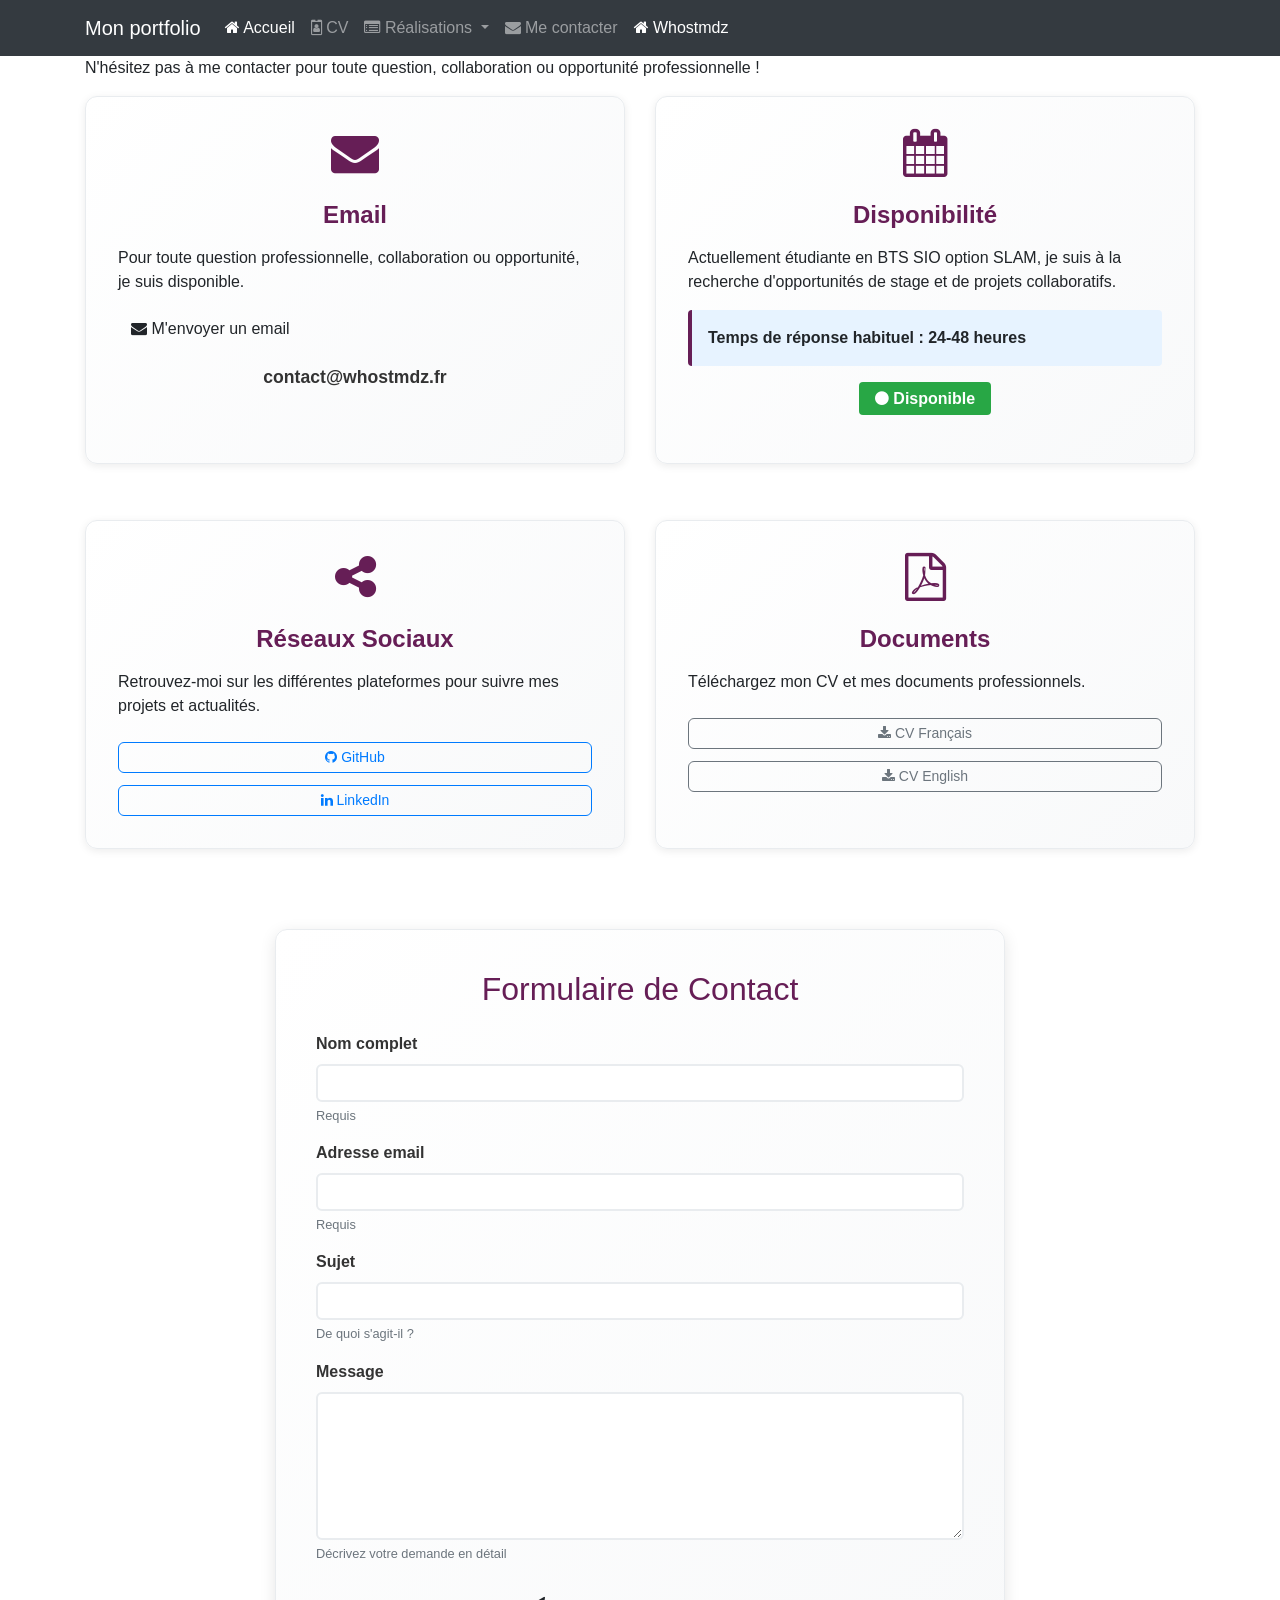
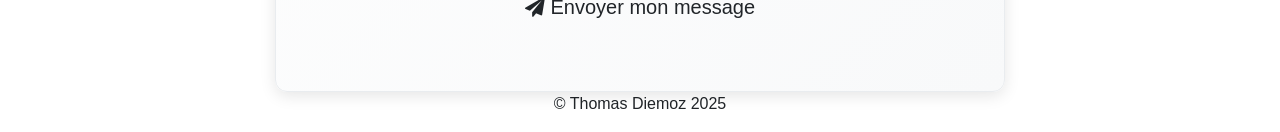
<file: pages_portfolio/contact(1).html>
<!doctype html>
<html lang="fr">
    <head>
        <!-- Required meta tags -->
        <meta charset="utf-8">
        <meta name="viewport" content="width=device-width, initial-scale=1, shrink-to-fit=no">
        <meta name="description" content="Portfolio de Thomas Diemoz - BTS SIO SLAM">
        <meta name="author" content="Thomas Diemoz">
        <!-- Bootstrap CSS -->
        <link rel="stylesheet" href="https://cdn.jsdelivr.net/npm/bootstrap@4.6.2/dist/css/bootstrap.min.css" integrity="sha384-xOolHFLEh07PJGoPkLv1IbcEPTNtaed2xpHsD9ESMhqIYd0nLMwNLD69Npy4HI+N" crossorigin="anonymous">
        <link rel="icon" href="favicon.ico">
        <link href="https://maxcdn.bootstrapcdn.com/font-awesome/4.7.0/css/font-awesome.min.css" rel="stylesheet">
        <link rel="stylesheet" href="contact.css">
        <title>Thomas Diemoz</title>
    </head>
    <body>
        <nav class="navbar navbar-dark bg-dark fixed-top navbar-expand-md">
            <div class="container">
                <button type="button" class="navbar-toggler" data-toggle="collapse"
                        data-target="#navbar" aria-controls="navbar">
                    <span class="sr-only">Navigation raccourcie</span>☰
                </button>
                <a class="navbar-brand" href="index(1).html">Mon portfolio</a>
                <div id="navbar" class="navbar-collapse collapse">
                    <ul class="nav navbar-nav">
                        <li class="active nav-item">
                            <a href="index(1).html" class="nav-link">
                                <span class="fa fa-home"></span> Accueil
                            </a>
                        </li>
                        <li class="nav-item">
                            <a href="cv.html" class="nav-link">
                                <span class="fa fa-id-badge"></span> CV
                            </a>
                        </li>
                        <li class="dropdown nav-item">
                            <a href="#" class="dropdown-toggle nav-link"
                               data-toggle="dropdown" role="button">
                                <span class="fa fa-list-alt"></span> Réalisations <span class="caret"></span>
                            </a>
                            <ul class="dropdown-menu" role="menu">
                                <li role="presentation" class="dropdown-header dropdown-item">
                                    En autonomie</li>
                                <li role="presentation" class="dropdown-item">
                                    <a role="menuitem" href="appliandroid.html">Application Android</a>
                                </li>
                                <li role="presentation" class="dropdown-item">
                                    <a role="menuitem" href="https://github.com/whostmdz/Gen_Verif_Hash">Generator/Verificator password's hash</a>
                                </li>
                                <li role="presentation" class="dropdown-item">
                                    <a role="menuitem" href="https://github.com/whostmdz/MailDeleter-Bulk-Gmail-Email-Cleaner">MailDeleter-Bulk-Gmail-Email-Cleaner</a>
                                </li>

                            </ul>
                        </li>
                        <li class="nav-item">
                            <a href="contact(1).html" class="nav-link"><span class="fa fa-envelope"></span>
                                Me contacter
                            </a>
                        </li>
                        <li class="active nav-item">
                            <a href="../index.html" class="nav-link">
                                <span class="fa fa-home"></span> Whostmdz
                            </a>
                        </li>
                    </ul>
                </div>
            </div>
        </nav>

        <div class="main-header">
            <div class="container">
                <h1>Me Contacter</h1>
                <p>N'hésitez pas à me contacter pour toute question, collaboration ou opportunité professionnelle !</p>
            </div>
        </div>

        <div class="content-section">
            <div class="container">
                <div class="row">
                    <div class="col-lg-6 contact-card-wrapper">
                        <div class="contact-card">
                            <div class="contact-icon-header">
                                <span class="fa fa-envelope contact-icon-large"></span>
                            </div>
                            <h2>Email</h2>
                            <p>Pour toute question professionnelle, collaboration ou opportunité, je suis disponible.</p>
                            <p>
                                <a href="mailto:contact@whostmdz.fr" class="btn btn-thomas">
                                    <span class="fa fa-envelope"></span> M'envoyer un email
                                </a>
                            </p>
                            <p class="contact-detail">
                                <strong>contact@whostmdz.fr</strong>
                            </p>
                        </div>
                    </div>

                    <div class="col-lg-6 contact-card-wrapper">
                        <div class="contact-card">
                            <div class="contact-icon-header">
                                <span class="fa fa-calendar contact-icon-large"></span>
                            </div>
                            <h2>Disponibilité</h2>
                            <p>Actuellement étudiante en BTS SIO option SLAM, je suis à la recherche d'opportunités de stage et de projets collaboratifs.</p>
                            <p class="contact-highlight">
                                <strong>Temps de réponse habituel : 24-48 heures</strong>
                            </p>
                            <p class="contact-status">
                                <span class="badge badge-success">
                                    <span class="fa fa-circle"></span> Disponible
                                </span>
                            </p>
                        </div>
                    </div>
                </div>

                <div class="row mt-4">

                    <div class="col-lg-6 contact-card-wrapper">
                        <div class="contact-card">
                            <div class="contact-icon-header">
                                <span class="fa fa-share-alt contact-icon-large"></span>
                            </div>
                            <h2>Réseaux Sociaux</h2>
                            <p>Retrouvez-moi sur les différentes plateformes pour suivre mes projets et actualités.</p>
                            <div class="social-links">
                                <a href="https://github.com/whostmdz" target="_blank" class="btn btn-outline-primary btn-sm">
                                    <span class="fa fa-github"></span> GitHub
                                </a>
                                <a href="#" target="https://www.linkedin.com/in/thomasdiemoz444/" class="btn btn-outline-primary btn-sm">
                                    <span class="fa fa-linkedin"></span> LinkedIn
                                </a>
                            </div>
                        </div>
                    </div>

                    <div class="col-lg-6 contact-card-wrapper">
                        <div class="contact-card">
                            <div class="contact-icon-header">
                                <span class="fa fa-file-pdf-o contact-icon-large"></span>
                            </div>
                            <h2>Documents</h2>
                            <p>Téléchargez mon CV et mes documents professionnels.</p>
                            <div class="document-links">
                                <a href="../assets/cv_stage_fr.pdf" target="_blank" class="btn btn-outline-secondary btn-sm">
                                    <span class="fa fa-download"></span> CV Français
                                </a>
                                <a href="../assets/cv_stage_en.pdf" target="_blank" class="btn btn-outline-secondary btn-sm">
                                    <span class="fa fa-download"></span> CV English
                                </a>
                            </div>
                        </div>
                    </div>
                </div>

                <div class="row mt-5">
                    <div class="col-lg-8 offset-lg-2">
                        <div class="contact-form-wrapper">
                            <h2 class="text-center mb-4">Formulaire de Contact</h2>
                            <form id="contactForm" class="needs-validation" novalidate>
                                <div class="form-group">
                                    <label for="name">Nom complet</label>
                                    <input type="text" class="form-control" id="name" name="name" required>
                                    <small class="form-text text-muted">Requis</small>
                                </div>

                                <div class="form-group">
                                    <label for="email">Adresse email</label>
                                    <input type="email" class="form-control" id="email" name="email" required>
                                    <small class="form-text text-muted">Requis</small>
                                </div>

                                <div class="form-group">
                                    <label for="subject">Sujet</label>
                                    <input type="text" class="form-control" id="subject" name="subject" required>
                                    <small class="form-text text-muted">De quoi s'agit-il ?</small>
                                </div>

                                <div class="form-group">
                                    <label for="message">Message</label>
                                    <textarea class="form-control" id="message" name="message" rows="5" required></textarea>
                                    <small class="form-text text-muted">Décrivez votre demande en détail</small>
                                </div>

                                <div class="form-group text-center">
                                    <button type="submit" class="btn btn-thomas btn-lg">
                                        <span class="fa fa-paper-plane"></span> Envoyer mon message
                                    </button>
                                </div>
                            </form>
                        </div>
                    </div>
                </div>
            </div>
        </div>

        <footer>
            <div class="container">
                <p class="text-center" id="copyright">© Thomas Diemoz 2025</p>
            </div>
        </footer>

<script src="https://cdn.jsdelivr.net/npm/bootstrap@4.6.2/dist/js/bootstrap.bundle.min.js" integrity="sha384-Fy6S3B9q64WdZWQUiU+q4/2Lc9npb8tCaSX9FK7E8HnRr0Jz8D6OP9dO5Vg3Q9ct" crossorigin="anonymous"></script>
    </body>
</html>
</file>
<file: pages_portfolio/contact.css>
.contact-card-wrapper {
    margin-bottom: 2rem;
}

.contact-card {
    background: linear-gradient(135deg, #ffffff 0%, #f8f9fa 100%);
    border: 1px solid #e9ecef;
    border-radius: 12px;
    padding: 2rem;
    height: 100%;
    transition: all 0.3s ease;
    box-shadow: 0 2px 8px rgba(0, 0, 0, 0.08);
}


.contact-icon-header {
    text-align: center;
    margin-bottom: 1.5rem;
}

.contact-icon-large {
    font-size: 3rem;
    color: #661e56;
    transition: transform 0.3s ease, color 0.3s ease;
}


.contact-card h2 {
    color: #661e56;
    font-size: 1.5rem;
    font-weight: 600;
    margin-bottom: 1rem;
    text-align: center;
}

.contact-detail {
    text-align: center;
    font-size: 1.1rem;
    color: #333;
    margin-top: 1rem;
    transition: color 0.3s ease;
}


.contact-highlight {
    background-color: #e7f3ff;
    padding: 1rem;
    border-left: 4px solid #661e56;
    border-radius: 4px;
    font-size: 1rem;
}

.contact-status {
    text-align: center;
}

.badge-success {
    background-color: #28a745 !important;
    font-size: 1rem;
    padding: 0.5rem 1rem;
    animation: pulse 2s infinite;
}

.social-links {
    display: flex;
    flex-direction: column;
    gap: 0.75rem;
    margin-top: 1.5rem;
}

.social-links .btn {
    border-radius: 6px;
    transition: all 0.3s ease;
}

.social-links .btn:hover {
    transform: translateX(5px);
    box-shadow: 0 4px 12px rgba(0, 123, 255, 0.3);
}

.document-links {
    display: flex;
    flex-direction: column;
    gap: 0.75rem;
    margin-top: 1.5rem;
}

.document-links .btn {
    border-radius: 6px;
    transition: all 0.3s ease;
}

.document-links .btn:hover {
    transform: translateX(5px);
    box-shadow: 0 4px 12px rgba(108, 117, 125, 0.3);
}

.contact-form-wrapper {
    background: linear-gradient(135deg, #ffffff 0%, #f8f9fa 100%);
    border: 1px solid #e9ecef;
    border-radius: 12px;
    padding: 2.5rem;
    box-shadow: 0 4px 16px rgba(0, 0, 0, 0.1);
}

.contact-form-wrapper h2 {
    color: #661e56;
    margin-bottom: 2rem;
}

.contact-form-wrapper .form-group label {
    color: #333;
    font-weight: 600;
    margin-bottom: 0.5rem;
}

.contact-form-wrapper .form-control {
    border-radius: 6px;
    border: 2px solid #e9ecef;
    padding: 0.75rem;
    font-size: 1rem;
    transition: border-color 0.3s ease, box-shadow 0.3s ease;
}

.contact-form-wrapper .form-control:focus {
    border-color: #661e56;
    box-shadow: 0 0 0 0.2rem rgba(0, 123, 255, 0.25);
}

.contact-form-wrapper textarea.form-control {
    resize: vertical;
    font-family: 'Segoe UI', Tahoma, Geneva, Verdana, sans-serif;
}

.contact-form-wrapper .btn {
    border-radius: 6px;
    padding: 0.75rem 2rem;
    transition: all 0.3s ease;
}

.contact-form-wrapper .btn:hover {
    box-shadow: 0 6px 20px rgba(0, 123, 255, 0.4);
    transform: translateY(-2px);
}

.contact-card {
    animation: fadeInUp 0.6s ease-out;
}

@keyframes fadeInUp {
    from {
        opacity: 0;
        transform: translateY(20px);
    }
    to {
        opacity: 1;
        transform: translateY(0);
    }
}
</file>
